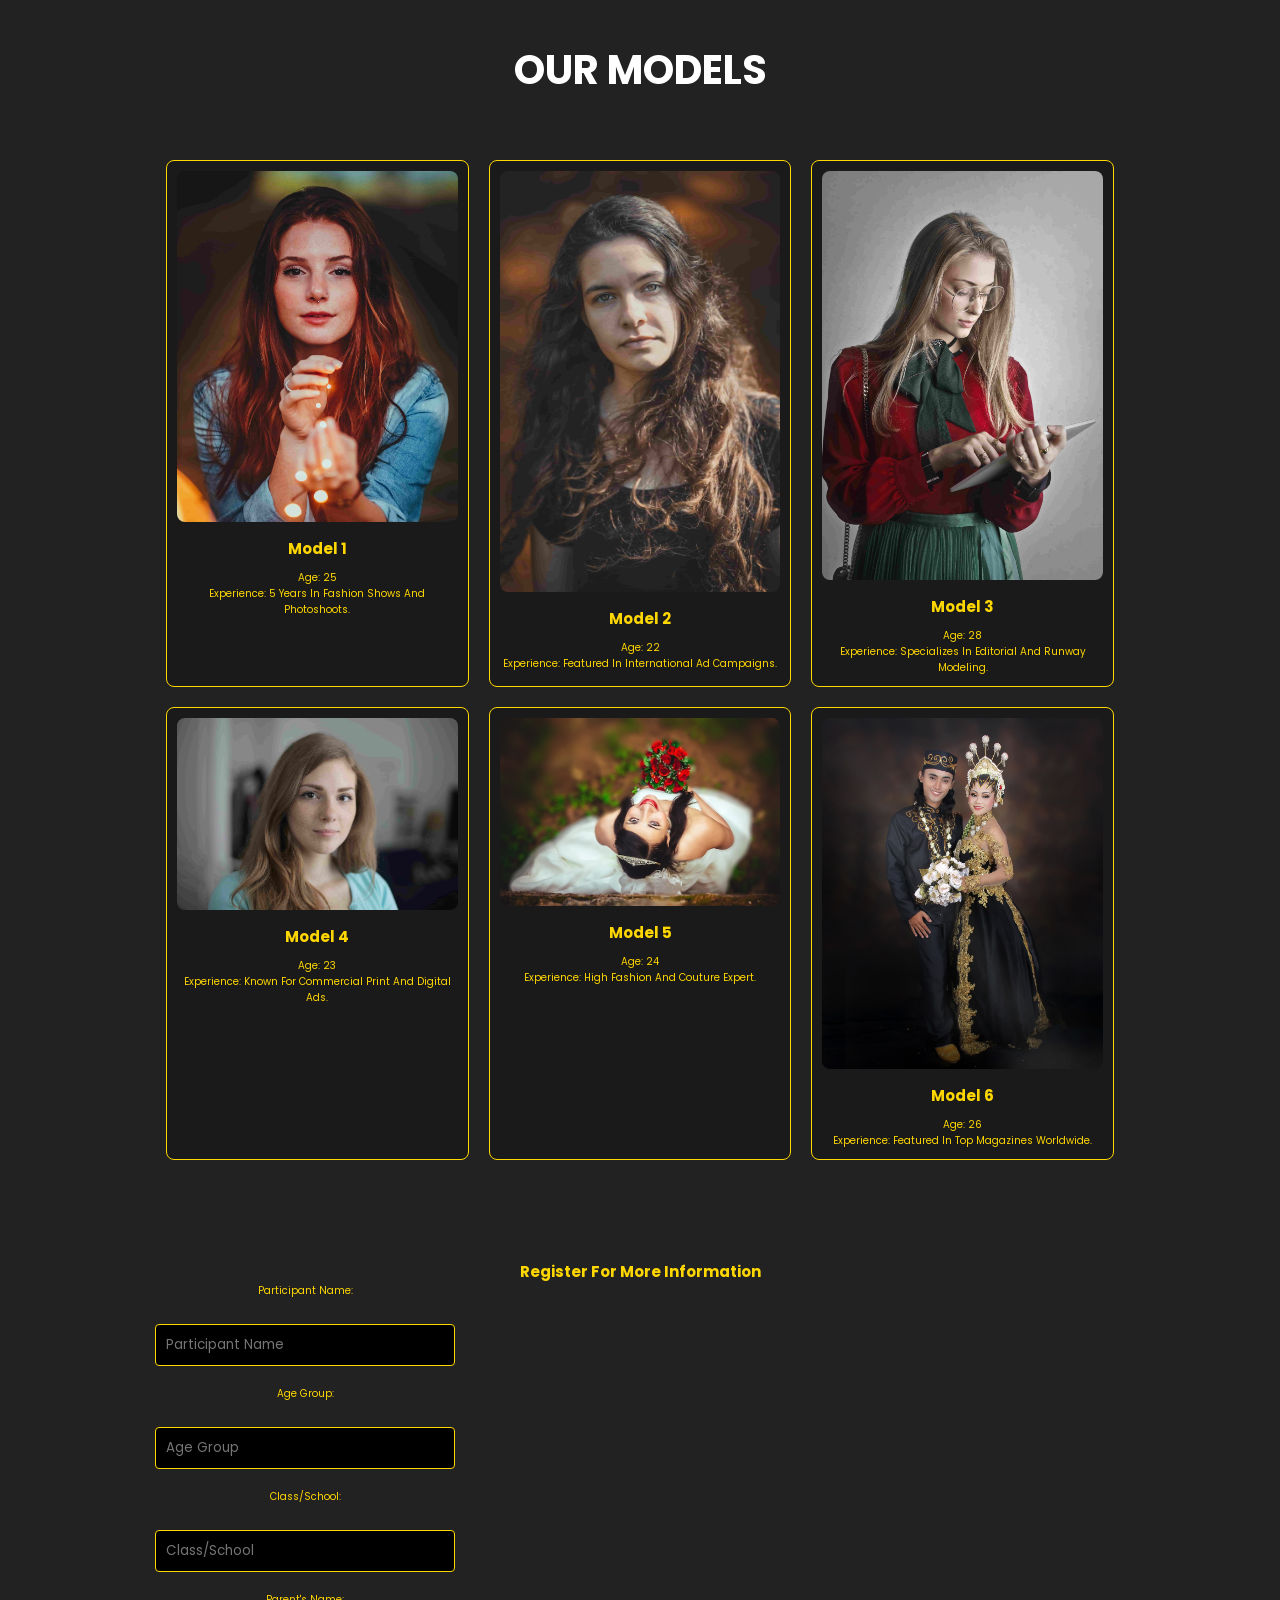
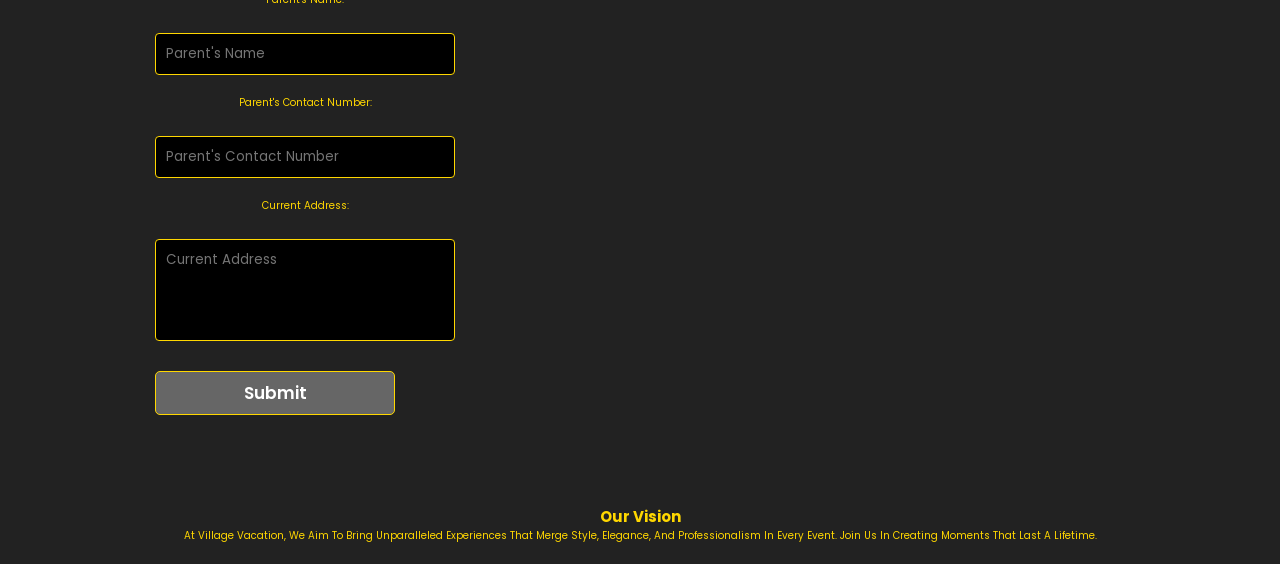
<file: models.html>
<!DOCTYPE html>
<html lang="en">
<head>
  <meta charset="UTF-8" />
  <meta name="viewport" content="width=device-width, initial-scale=1.0" />
  <title>VILLAGE VACATION</title>
  <link rel="stylesheet" href="styles.css" />
</head>
<body>

<section class="model-profiles">
  <h1 class="heading">Our Models</h1>
  <div class="profile-container">
    <!-- Left Column -->
    <div class="profile">
      <img src="images/img1.jpg" alt="Model 1" class="profile-photo" />
      <div class="profile-details">
        <h3>Model 1</h3>
        <p>Age: 25</p>
        <p>Experience: 5 years in fashion shows and photoshoots.</p>
      </div>
    </div>

    <div class="profile">
      <img src="images/img2.jpg" alt="Model 2" class="profile-photo" />
      <div class="profile-details">
        <h3>Model 2</h3>
        <p>Age: 22</p>
        <p>Experience: Featured in international ad campaigns.</p>
      </div>
    </div>

    <div class="profile">
      <img src="images/img3.jpg" alt="Model 3" class="profile-photo" />
      <div class="profile-details">
        <h3>Model 3</h3>
        <p>Age: 28</p>
        <p>Experience: Specializes in editorial and runway modeling.</p>
      </div>
    </div>

    <!-- Right Column -->
    <div class="profile">
      <img src="images/img4.jpg" alt="Model 4" class="profile-photo" />
      <div class="profile-details">
        <h3>Model 4</h3>
        <p>Age: 23</p>
        <p>Experience: Known for commercial print and digital ads.</p>
      </div>
    </div>

    <div class="profile">
      <img src="images/gallery7.jpg" alt="Model 5" class="profile-photo" />
      <div class="profile-details">
        <h3>Model 5</h3>
        <p>Age: 24</p>
        <p>Experience: High fashion and couture expert.</p>
      </div>
    </div>

    <div class="profile">
      <img src="images/home3.jpg" alt="Model 6" class="profile-photo" />
      <div class="profile-details">
        <h3>Model 6</h3>
        <p>Age: 26</p>
        <p>Experience: Featured in top magazines worldwide.</p>
      </div>
    </div>
  </div>
</section>

<section class="registration">
    <h2>Register for More Information</h2>
    <form action="#" class="registration-form">
      <label for="participant-name">Participant Name:</label>
      <input type="text" id="participant-name" placeholder="Participant Name" required />
  
      <label for="age-group">Age Group:</label>
      <input type="text" id="age-group" placeholder="Age Group" required />
  
      <label for="class-school">Class/School:</label>
      <input type="text" id="class-school" placeholder="Class/School" required />
  
      <label for="parent-name">Parent's Name:</label>
      <input type="text" id="parent-name" placeholder="Parent's Name" required />
  
      <label for="parent-contact">Parent's Contact Number:</label>
      <input type="tel" id="parent-contact" placeholder="Parent's Contact Number" required />
  
      <label for="current-address">Current Address:</label>
      <textarea id="current-address" placeholder="Current Address" rows="4" required></textarea>
  
      <button type="submit" class="btn">Submit</button>
    </form>
  </section>
  

<!-- Vision Statement -->
<section class="vision">
  <h2>Our Vision</h2>
  <p>At Village Vacation, we aim to bring unparalleled experiences that merge style, elegance, and professionalism in every event. Join us in creating moments that last a lifetime.</p>
</section>

</body>
</html>
</file>
<file: styles.css>
/* Google Fonts(Poppins) */
@import url("https://fonts.googleapis.com/css2?family=Poppins:wght@200;300;400;500;600;700&display=swap");

:root {
  --theme-color: #FFD700;
}
body {
  background-color: black;
  color: gold;
  font-family: Arial, sans-serif;
}

.heading {
  text-align: center;
  font-size: 2em;
  margin: 20px;
  color: gold;
}

.profile-container {
  display: flex;
  flex-wrap: wrap;
  justify-content: center;
  gap: 20px;
  padding: 20px;
}

.profile {
  background-color: #1a1a1a;
  width: 30%;
  border: 1px solid gold;
  border-radius: 8px;
  text-align: center;
  padding: 10px;
}

.profile-photo {
  width: 100%;
  height: auto;
  border-radius: 8px;
}

.profile-details h3 {
  font-size: 1.5em;
  margin: 10px 0;
}

.registration, .vision {
  text-align: center;
  margin: 40px;
}

form input, form textarea, form button {
  width: 80%;
  padding: 10px;
  margin: 10px 0;
  border: 1px solid gold;
  border-radius: 4px;
  background-color: black;
  color: gold;
}

form button {
  cursor: pointer;
  font-weight: bold;
}
.registration-form {
  display: flex;
  flex-direction: column; /* Align items vertically */
  gap: 10px; /* Space between inputs */
  width: 300px; /* Set a fixed width for the form */
}

.registration-form label {
  margin-bottom: 5px; /* Space between label and input */
}

.registration-form input,
.registration-form textarea {
  width: 100%; /* Make inputs take full width */
  padding: 10px; /* Add padding for better aesthetics */
  box-sizing: border-box; /* Include padding in width */
}

.registration-form textarea {
  resize: none; /* Disable resizing for textarea */
}

* {
  font-family: "Poppins", sans-serif;
  margin: 0;
  padding: 0;
  box-sizing: border-box;
  outline: none;
  border: none;
  text-decoration: none;
  text-transform: capitalize;
  transition: 0.2s linear;
}

html {
  font-size: 62.5%;
  overflow-x: hidden;
  scroll-padding-top: 7rem;
  scroll-behavior: smooth;
}

body {
  background: #222;
}

section {
  padding: 2rem 9%;
}
html, body {
    margin: 0;
    padding: 0;
    height: 100%;
}

.home {
    position: relative;
    height: 100vh; /* Full viewport height */
}

.banner {
    position: absolute;
    top: 0;
    left: 0;
    width: 100%;
    height: 100%;
    overflow: hidden; /* Prevents overflow */
}

.banner-image {
    position: absolute;
    top: 50%;
    left: 50%;
    width: 100%;
    height: 100%; /* Ensures it covers the full height */
    object-fit: cover; /* Ensures it covers the area */
    transform: translate(-50%, -50%); /* Centers the image */
    z-index: -1; /* Places the image behind other content */
}

.content {
    position: relative; /* Ensure this content is above the banner */
    z-index: 1; /* Bring content above the banner image */
    text-align: center; /* Center the content */
    color: white; /* Optional: Change text color for contrast */
}

.header {
  position: fixed;
  top: 0;
  left: 0;
  right: 0;
  z-index: 10000;
  background: #333;
  display: flex;
  align-items: center;
  justify-content: space-between;
  padding: 1.5rem 9%;
}

.header .logo {
  font-weight: bolder;
  color: #fff;
  font-size: 2.5rem;
}

.header .logo span {
  color: var(--theme-color);
}

.header .navbar a {
  font-size: 1.7rem;
  color: #fff;
  margin-left: 2rem;
}

.header .navbar a:hover {
  color: var(--theme-color);
}

#menu-bars {
  font-size: 3rem;
  color: #fff;
  cursor: pointer;
  display: none;
}

.home .content {
  text-align: center;
  padding-top: 6rem;
  margin: 2rem auto;
  max-width: 70rem;
}

.home .content h3 {
  color: #fff;
  font-size: 4.5rem;
  text-transform: uppercase;
}

.home .content h3 span {
  color: var(--theme-color);
  text-transform: uppercase;
}


.btn {
  margin-top: 1rem;
  display: inline-block;
  padding: 0.8rem 3rem;
  font-size: 1.7rem;
  border-radius: 0.5rem;
  background: #666;
  color: #fff;
  cursor: pointer;
  font-weight: 600;
}

.btn:hover {
  background: var(--theme-color);
}

.home .home-slider .swiper-slide {
  overflow: hidden;
  border-radius: 0.5rem;
  height: 50rem;
  width: 35rem;
}

.home .home-slider .swiper-slide img {
  height: 100%;
  width: 100%;
  object-fit: cover;
}
.promo-video {
  position: relative;
  width: 100%;
  height: 100vh; /* Full screen height */
  overflow: hidden;
}

.full-screen-video {
  position: absolute;
  top: 50%;
  left: 50%;
  min-width: 100%;
  min-height: 100%;
  width: auto;
  height: auto;
  transform: translate(-50%, -50%);
}
.heading {
  text-align: center;
  padding-bottom: 2rem;
  color: #fff;
  text-transform: uppercase;
  font-size: 4rem;
}

.heading span {
  color: var(--theme-color);
  text-transform: uppercase;
}

.service .box-container {
  display: grid;
  grid-template-columns: repeat(auto-fit, minmax(27rem, 1fr));
  gap: 1.5rem;
}

.service .box-container .box {
  border-radius: 0.5rem;
  background: #333;
  text-align: center;
  padding: 2.5rem;
}

.service .box-container .box i {
  height: 6rem;
  width: 6rem;
  line-height: 6rem;
  border-radius: 50%;
  font-size: 2.5rem;
  background: var(--theme-color);
  color: #fff;
}

.service .box-container .box h3 {
  font-size: 2rem;
  color: #fff;
  padding: 1rem 0;
}

.service .box-container .box p {
  font-size: 1.4rem;
  color: #eee;
  line-height: 1.8;
}

.about .row {
  display: flex;
  align-items: center;
  flex-wrap: wrap;
  gap: 1.5rem;
}

.about .row .image {
  flex: 1 1 45rem;
  padding: 1rem;
}

.about .row .image img {
  width: 100%;
  border-radius: 0.5rem;
  border: 1rem solid #333;
}

.about .row .content {
  flex: 1 1 45rem;
}

.about .row .content h3 {
  font-size: 3.5rem;
  color: #fff;
}

.about .row .content p {
  font-size: 1.5rem;
  color: #eee;
  padding: 1rem 0;
  line-height: 2;
}

.gallery .box-container {
  display: grid;
  grid-template-columns: repeat(auto-fit, minmax(27rem, 1fr));
  gap: 1.5rem;
}

.gallery .box-container .box {
  position: relative;
  border: 1rem solid #333;
  border-radius: 0.5rem;
  height: 25rem;
  cursor: pointer;
  overflow: hidden;
}

.gallery .box-container .box img {
  height: 100%;
  width: 100%;
  object-fit: cover;
}

.gallery .box-container .box:hover img {
  transform: scale(1.1);
  filter: grayscale();
}

.gallery .box-container .box .title {
  position: absolute;
  top: -10rem;
  left: 0;
  right: 0;
  background: #333;
  color: #fff;
  text-align: center;
  padding-bottom: 1rem;
  font-size: 2rem;
}

.gallery .box-container .box:hover .title {
  top: 0;
}

.gallery .box-container .box .icons {
  position: absolute;
  bottom: -10rem;
  left: 0;
  right: 0;
  background: #333;
  padding-top: 1rem;
  text-align: center;
}

.gallery .box-container .box:hover .icons {
  bottom: 0;
}

.gallery .box-container .box .icons a {
  font-size: 2rem;
  margin: 0.5rem 1rem;
  color: #fff;
}

.gallery .box-container .box .icons a:hover {
  color: var(--theme-color);
}

.price .box-container {
  display: grid;
  grid-template-columns: repeat(auto-fit, minmax(25rem, 1fr));
  gap: 1.5rem;
}

.price .box-container .box {
  padding: 2rem 0;
  background: #333;
  border-radius: 0.5rem;
  text-align: center;
}

.price .box-container .box:hover {
  transform: scale(1.03);
}

.price .box-container .box .title {
  background: var(--theme-color);
  color: #fff;
  padding: 1.5rem 0;
  font-size: 2rem;
}

.price .box-container .box .amount {
  color: #fff;
  padding-top: 2rem;
  font-size: 4rem;
}

.price .box-container .box ul {
  list-style-type: none;
  padding: 1rem 0;
}

.price .box-container .box ul li {
  font-size: 1.5rem;
  color: #eee;
  padding: 1rem 0;
}

.price .box-container .box ul li i {
  color: var(--theme-color);
  padding-right: 0.5rem;
}

.reivew .box {
  border-radius: 0.5rem;
  background: #333;
  padding: 2rem;
  position: relative;
}

.reivew .box .fa-quote-right {
  position: absolute;
  top: 2rem;
  right: 2rem;
  color: var(--theme-color);
  font-size: 5rem;
}

.reivew .box .user {
  display: flex;
  align-items: center;
  gap: 1.5rem;
  padding-bottom: 1rem;
}

.reivew .box .user img {
  height: 7rem;
  width: 7rem;
  border-radius: 50%;
  object-fit: cover;
}

.reivew .box .user h3 {
  font-size: 2rem;
  color: #fff;
}

.reivew .box .user span {
  font-size: 1.5rem;
  color: #eee;
}

.reivew .box p {
  line-height: 2;
  color: #eee;
  padding: 0.5rem 0;
  font-size: 1.6rem;
}

.contact form {
  max-width: 70rem;
  margin: 1rem auto;
  text-align: center;
}

.contact form .inputBox {
  display: flex;
  justify-content: space-between;
  flex-wrap: wrap;
}

.contact form .inputBox input,
.contact form textarea {
  width: 100%;
  background: #333;
  border-radius: 0.5rem;
  padding: 1rem;
  margin: 0.7rem 0;
  font-size: 1.5rem;
  color: #fff;
  text-transform: none;
}

.contact form .inputBox input::placeholder,
.contact form textarea::placeholder {
  color: #eee;
  text-transform: capitalize;
}

.contact form .inputBox input:focus,
.contact form textarea:focus {
  background: #444;
}

.contact form .inputBox input {
  width: 49%;
}

.contact form textarea {
  resize: none;
}

.footer {
  background: #111;
}

.footer .box-container {
  display: grid;
  grid-template-columns: repeat(auto-fit, minmax(25rem, 1fr));
  gap: 1.5rem;
}

.footer .box-container .box h3 {
  font-size: 2.5rem;
  padding: 1rem 0;
  color: #fff;
}

.footer .box-container .box a {
  display: block;
  font-size: 1.5rem;
  padding: 1rem 0;
  color: #eee;
}

.footer .box-container .box a i {
  padding-right: 0.5rem;
  color: var(--theme-color);
}

.footer .box-container .box a:hover i {
  padding-right: 1.5rem;
  color: #fff;
}

.footer .credit {
  text-align: center;
  border-top: 0.1rem solid #222;
  color: #fff;
  padding: 2rem;
  padding-top: 2.5rem;
  margin-top: 1rem;
  font-size: 2rem;
}

.footer .credit span {
  color: var(--theme-color);
}

html::-webkit-scrollbar {
  width: 1rem;
}

html::-webkit-scrollbar-track {
  background: #444;
}

html::-webkit-scrollbar-thumb {
  background: var(--theme-color);
  border-radius: 5rem;
}


.theme-toggler {
  position: fixed;
  top: 10rem;
  right: -20rem;
  background: #333;
  z-index: 1000;
  width: 20rem;
  text-align: center;
}

.theme-toggler.active {
  right: 0;
}

.theme-toggler h3 {
  color: #fff;
  padding: 1rem 0;
  font-size: 2rem;
}

.theme-toggler .buttons {
  display: flex;
  justify-content: center;
  flex-wrap: wrap;
  gap: 1rem;
  padding: 1rem;
}

.theme-toggler .buttons .theme-btn {
  height: 5rem;
  width: 5rem;
  border-radius: 50%;
  cursor: pointer;
}

.theme-toggler .toggle-btn {
  position: absolute;
  top: 0;
  left: -5.9rem;
  padding: 1.3rem 1.5rem;
  background: #333;
  cursor: pointer;
}

.theme-toggler .toggle-btn i {
  color: #fff;
  font-size: 3rem;
  animation: spin 4s linear infinite;
}

@keyframes spin {
  0% {
    transform: rotate(360deg);
  }
}

/* media queries  */

@media (max-width: 991px) {
  html {
    font-size: 55%;
  }

  .header {
    padding: 1.5rem 2rem;
  }

  section {
    padding: 2rem;
  }
}

@media (max-width: 768px) {
  #menu-bars {
    display: initial;
  }

  .header .navbar {
    position: absolute;
    top: 100%;
    left: 0;
    right: 0;
    border-top: 0.1rem solid #222;
    background: #333;
    clip-path: polygon(0 0, 100% 0, 100% 0, 0 0);
  }

  .header .navbar.active {
    clip-path: polygon(0 0, 100% 0, 100% 100%, 0% 100%);
  }

  .fa-times {
    transform: rotate(180deg);
  }

  .header .navbar a {
    display: flex;
    background: #222;
    border-radius: 0.5rem;
    padding: 1.3rem;
    margin: 1.3rem;
    font-size: 2rem;
  }

  .home .content h3 {
    font-size: 4rem;
  }
}

@media (max-width: 450px) {
  html {
    font-size: 50%;
  }

  .home .home-slider .swiper-slide {
    width: 27rem;
  }

  .contact form .inputBox input {
    width: 100%;
  }
}
</file>
